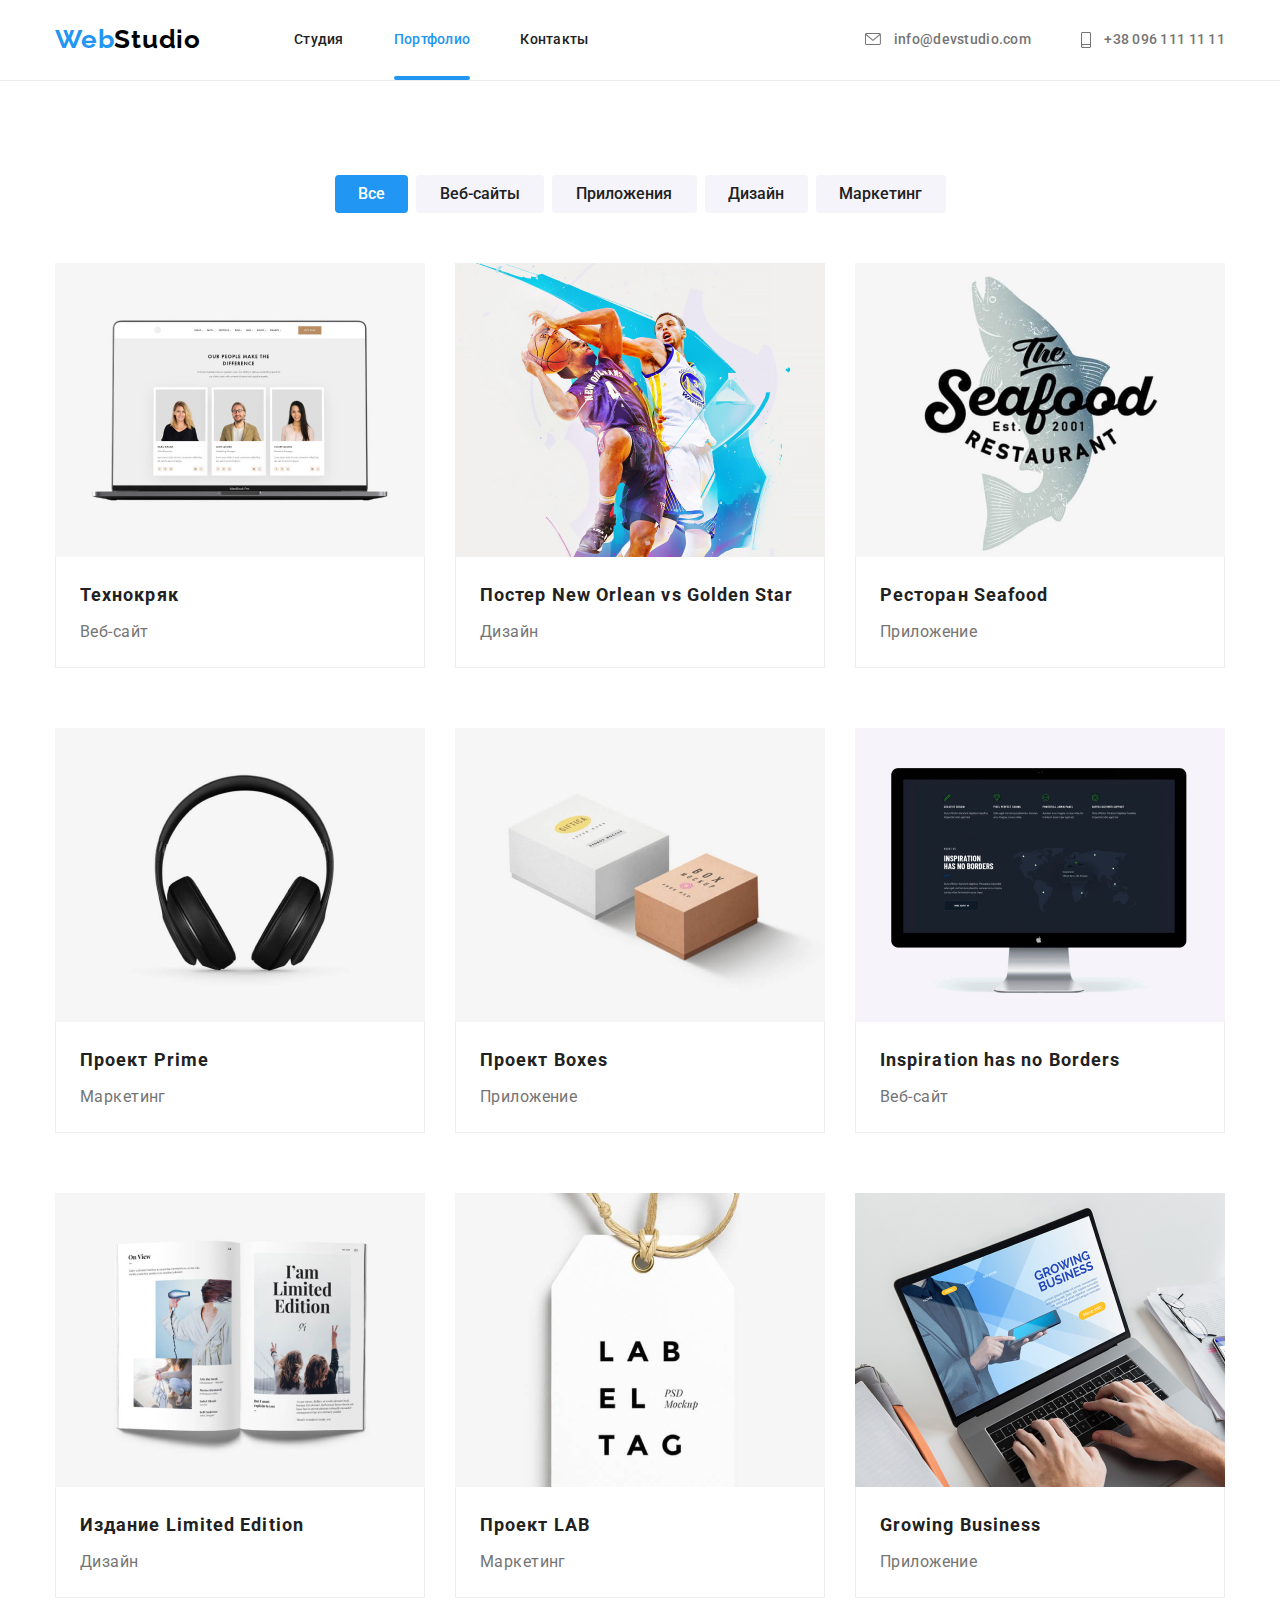
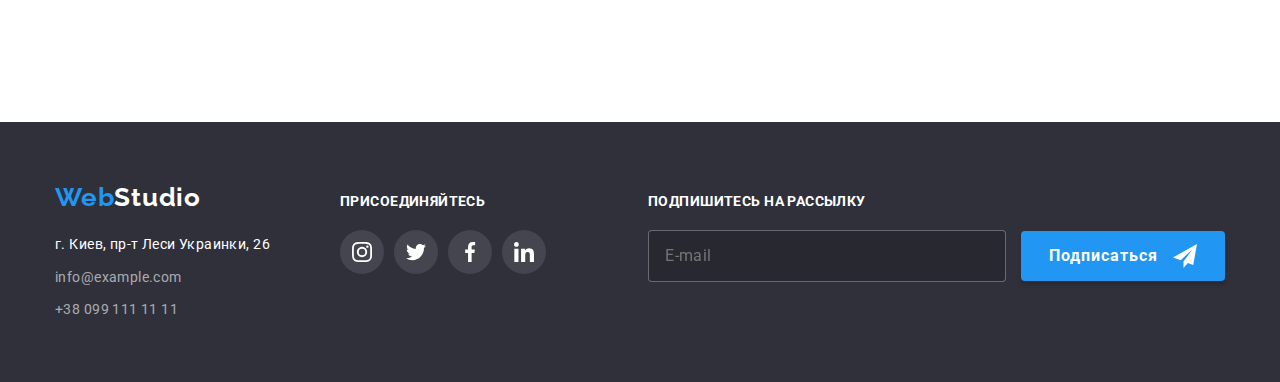
<file: portfolio.html>
<!DOCTYPE html>
<html lang="ru">
  <head>
    <meta charset="UTF-8" />
    <meta http-equiv="X-UA-Compatible" content="IE=edge" />
    <meta name="viewport" content="width=device-width, initial-scale=1.0" />
    <title>portfolio-document</title>

    <link
      rel="stylesheet"
      href="https://cdnjs.cloudflare.com/ajax/libs/modern-normalize/1.0.0/modern-normalize.min.css"
    />
    <link rel="preconnect" href="https://fonts.googleapis.com" />
    <link rel="preconnect" href="https://fonts.gstatic.com" crossorigin />
    <link
      href="https://fonts.googleapis.com/css2?family=Raleway:wght@700&family=Roboto:wght@400;500;700;900&display=swap"
      rel="stylesheet"
    />
    <link
      rel="stylesheet"
      href="https://cdnjs.cloudflare.com/ajax/libs/modern-normalize/1.0.0/modern-normalize.min.css"
    />

    <link rel="stylesheet" href="./css/main.min.css" />
   

  </head>
  <body>
    <!--header-->

    <header class="header">
      <div class="container header__container">
        <nav class="header__nav">
          <a lang="en" class="logo" href="./index.html"><span class="logo--web">Web</span>Studio</a>

          <ul class="header__list list">
            <li class="header__list-item"><a class="link" href="./index.html">Студия</a></li>
            <li class="header__list-item is--active">
              <a class="link link__current" href="./portfolio.html"> Портфолио</a>
            </li>
            <li class="header__list-item"><a class="link" href="./index.html">Контакты</a></li>
          </ul>
        </nav>
        <ul class="contact__link link">
          <li class="item item icon">
            <a class="link" href="mailto:info@devstudio.com">
              <svg class="icon__mail" width="16" height="12">
                <use href="./images/icons.svg#icon-mail"></use>
              </svg>
              info@devstudio.com
            </a>
          </li>
          <li class="item item icon">
            <a class="link" href="tel:+380961111111">
              <svg class="icon__tel" width="10" height="16">
                <use href="./images/icons.svg#icon-smartphone"></use>
              </svg>
              +38 096 111 11 11
            </a>
          </li>
        </ul>
      </div>
    </header>

    <!--main-->

    <main>
      <section class="section project">
        <h1 class="visually-hidden">Портфолио</h1>

        <div class="container">
          <!--buttons-->

          <ul class="buttons list">
            <li class="item">
              <button class="portfolio__button button active" type="button">Все</button>
            </li>

            <li class="item">
              <button class="portfolio__button button web" type="button">Веб-сайты</button>
            </li>
            <li class="item">
              <button class="portfolio__button button app" type="button">Приложения</button>
            </li>

            <li class="item">
              <button class="portfolio__button button design" type="button">Дизайн</button>
            </li>
            <li class="item">
              <button class="portfolio__button button marketing" type="button">Маркетинг</button>
            </li>
          </ul>

          <!--project-->
          <ul class="project__list list set-card">
            <li class="project__card set-item">
              <a class="link project__link project__card project__shadow" href="">
                <div class="project__slider">
                  <img src="./images/img4.jpg" alt="project" width="370" />
                  <p class="project__desc">
                    Ресурс предлагает комплексные предложения с разным уровнем функционала и
                    сервисов. Все это позволит посетителю получить исчерпывающие сведения о компании
                    или частном лице.
                  </p>
                </div>
                <div class="project__box">
                  <h2 class="project__title">Технокряк</h2>
                  <p class="project__text">Веб-сайт</p>
                </div>
              </a>
            </li>
            <li class="project__card set-item">
              <a class="link project__link project__card project__shadow" href="">
                <div class="project__slider">
                  <img src="./images/img5.jpg" alt="project" width="370" />
                  <p class="project__desc">
                    Ресурс предлагает комплексные предложения с разным уровнем функционала и
                    сервисов. Все это позволит посетителю получить исчерпывающие сведения о компании
                    или частном лице.
                  </p>
                </div>
                <div class="project__box">
                  <h2 class="project__title">Постер New Orlean vs Golden Star</h2>
                  <p class="project__text">Дизайн</p>
                </div>
              </a>
            </li>
            <li class="project__card set-item">
              <a class="link project__link project__card project__shadow" href="">
                <div class="project__slider">
                  <img src="./images/img6.jpg" alt="project" width="370" />
                  <p class="project__desc">
                    Ресурс предлагает комплексные предложения с разным уровнем функционала и
                    сервисов. Все это позволит посетителю получить исчерпывающие сведения о компании
                    или частном лице.
                  </p>
                </div>
                <div class="project__box">
                  <h2 class="project__title">Ресторан Seafood</h2>
                  <p class="project__text">Приложение</p>
                </div>
              </a>
            </li>
            <li class="project__card set-item">
              <a class="link project__link project__card project__shadow" href="">
                <div class="project__slider">
                  <img src="./images/img7.jpg" alt="project" width="370" />
                  <p class="project__desc">
                    Ресурс предлагает комплексные предложения с разным уровнем функционала и
                    сервисов. Все это позволит посетителю получить исчерпывающие сведения о компании
                    или частном лице.
                  </p>
                </div>
                <div class="project__box">
                  <h2 class="project__title">Проект Prime</h2>
                  <p class="project__text">Маркетинг</p>
                </div>
              </a>
            </li>
            <li class="project__card set-item">
              <a class="link project__link project__card project__shadow" href="">
                <div class="project__slider">
                  <img src="./images/img8.jpg" alt="project" width="370" />
                  <p class="project__desc">
                    Ресурс предлагает комплексные предложения с разным уровнем функционала и
                    сервисов. Все это позволит посетителю получить исчерпывающие сведения о компании
                    или частном лице.
                  </p>
                </div>
                <div class="project__box">
                  <h2 class="project__title">Проект Boxes</h2>
                  <p class="project__text">Приложение</p>
                </div>
              </a>
            </li>
            <li class="project__card set-item">
              <a class="link project__link project__card project__shadow" href="">
                <div class="project__slider">
                  <img src="./images/img9.jpg" alt="project" width="370" />
                  <p class="project__desc">
                    Ресурс предлагает комплексные предложения с разным уровнем функционала и
                    сервисов. Все это позволит посетителю получить исчерпывающие сведения о компании
                    или частном лице.
                  </p>
                </div>
                <div class="project__box">
                  <h2 class="project__title">Inspiration has no Borders</h2>
                  <p class="project__text">Веб-сайт</p>
                </div>
              </a>
            </li>
            <li class="project__card set-item">
              <a class="link project__link project__card project__shadow" href="">
                <div class="project__slider">
                  <img src="./images/img10.jpg" alt="project" width="370" />
                  <p class="project__desc">
                    Ресурс предлагает комплексные предложения с разным уровнем функционала и
                    сервисов. Все это позволит посетителю получить исчерпывающие сведения о компании
                    или частном лице.
                  </p>
                </div>
                <div class="project__box">
                  <h2 class="project__title">Издание Limited Edition</h2>
                  <p class="project__text">Дизайн</p>
                </div>
              </a>
            </li>
            <li class="project__card set-item">
              <a class="link project__link project__card project__shadow" href="">
                <div class="project__slider">
                  <img src="./images/img11.jpg" alt="project" width="370" />
                  <p class="project__desc">
                    Ресурс предлагает комплексные предложения с разным уровнем функционала и
                    сервисов. Все это позволит посетителю получить исчерпывающие сведения о компании
                    или частном лице.
                  </p>
                </div>
                <div class="project__box">
                  <h2 class="project__title">Проект LAB</h2>
                  <p class="project__text">Маркетинг</p>
                </div>
              </a>
            </li>
            <li class="project__card set-item">
              <a class="link project__link project__card project__shadow" href="">
                <div class="project__slider">
                  <img src="./images/img12.jpg" alt="project" width="370" />
                  <p class="project__desc">
                    Ресурс предлагает комплексные предложения с разным уровнем функционала и
                    сервисов. Все это позволит посетителю получить исчерпывающие сведения о компании
                    или частном лице.
                  </p>
                </div>
                <div class="project__box">
                  <h2 class="project__title">Growing Business</h2>
                  <p class="project__text">Приложение</p>
                </div>
              </a>
            </li>
          </ul>
        </div>
      </section>
    </main>
    <!--Footer-->

    <footer class="footer__content">
      <div class="footer__container">
        <div class="footer__adress">
          <a lang="en" class="footer__logo" href="./index.html"><span class="logo--web">Web</span>Studio</a>
          <address class="footer__address">
            <ul class="footer__link list">
              <li class="item">
                <a
                  class="map__link"
                  href="https://goo.gl/maps/piqngm7oDQpEDh6u6"
                  target="_blank"
                  rel="noopener nofollow noreferrer"
                  >г. Киев, пр-т Леси Украинки, 26</a
                >
              </li>
              <li class="item">
                <a class="footer__link link" href="mailto:info@example.com">info@example.com</a>
              </li>
              <li class="item"><a class="link" href="tel:+380991111111">+38 099 111 11 11</a></li>
            </ul>
          </address>
        </div>

        <div class="social">
          <h3 class="social__title footer__title">присоединяйтесь</h3>
          <ul class="social__list list">
            <li class="social__item">
              <a class="social__link link" href="">
                <svg class="social__icon" width="20px" height="20px">
                  <use href="./images/icons.svg#icon-instagram"></use>
                </svg>
              </a>
            </li>
            <li class="social__item">
              <a class="social__link link" href="">
                <svg class="social__icon" width="20px" height="20px">
                  <use href="./images/icons.svg#icon-twitter"></use>
                </svg>
              </a>
            </li>
            <li class="social__item">
              <a class="social__link link" href="">
                <svg class="social__icon" width="20px" height="20px">
                  <use href="./images/icons.svg#icon-facebook"></use>
                </svg>
              </a>
            </li>
            <li class="social__item">
              <a class="social__link link" href="" aria-label="icon-linkedin">
                <svg class="social__icon" width="20px" height="20px">
                  <use href="./images/icons.svg#icon-linkedin"></use>
                </svg>
              </a>
            </li>
          </ul>
        </div>
        <div class="form__container subscribe__container">
          <p class="form__title social__title">Подпишитесь на рассылку</p>
          <form
            class="footer__subscribe form__subscribe js-speaker-form"
            action="subscribe"
            autocomplete="off"
          >
            <label class="subscribe__label">
              <input
                class="subscribe__input"
                type="email"
                name="email"
                placeholder="E-mail"
                required
              />
            </label>

            <button class="subscribe__button" type="submit">
              Подписаться
              <svg class="subscribe__icon">
                <use
                  href="./images/icons2.svg#icon-icon-telegram"
                  width="24"
                  height="24"
                ></use>
              </svg>
            </button>
          </form>
        </div>
      </div>
    </footer>
  </body>
</html>
</file>
<file: css/main.min.css>
:root{--primary-text-color: #757575;--secondary-text-color: #ffffff;--title-text-color: #212121;--first-bcg-color: #2f303a;--second-bcg-color: #f5f4fa;--link-color: #2196f3;--third-text-color: rgba(255, 255, 255, 0.6);--first-logo-color: #2196f3;--second-logo-color: #000000;--main-border-color: #ececec;--secondary-border-color: #eeeeee;--main-icon-color: #afb1b8;--link-bg-color: #188ce8}.visually-hidden{position:absolute;width:1px;height:1px;margin:-1px;border:0;padding:0;white-space:nowrap;-webkit-clip-path:inset(100%);clip-path:inset(100%);clip:rect(0 0 0 0);overflow:hidden}body{font-family:"Roboto",sans-serif;font-size:14px;letter-spacing:.03em;background-color:var(--secondary-text-color);color:var(--primary-text-color)}h1,h2,h3,h4,h5,h6,p{margin-top:0;margin-bottom:0}img{display:block;max-width:100%;height:auto}.list{list-style:none;padding-left:0;margin:0}.link{text-decoration:none}.container{width:1200px;margin:0 auto;padding:0 15px}.section{padding-top:94px;padding-bottom:94px}.logo{font-family:"Raleway";font-weight:700;font-size:26px;line-height:1.19;letter-spacing:.03em;text-decoration:none;color:var(--second-logo-color);margin-right:93px;padding-top:24px;padding-bottom:25px}.logo--web{color:var(--first-logo-color)}.modal{position:absolute;top:0;left:0;top:50%;left:50%;-webkit-transform:translate(-50%, -50%);transform:translate(-50%, -50%);min-width:528px;min-height:581px;padding:40px;background-color:var(--secondary-text-color);-webkit-box-shadow:0px 1px 3px rgba(0,0,0,.12),0px 1px 1px rgba(0,0,0,.14),0px 2px 1px rgba(0,0,0,.2);box-shadow:0px 1px 3px rgba(0,0,0,.12),0px 1px 1px rgba(0,0,0,.14),0px 2px 1px rgba(0,0,0,.2);border-radius:4px}.modal__button{position:absolute;top:0;right:0;-webkit-transform:translate(-8px, 8px);transform:translate(-8px, 8px);display:-webkit-box;display:-ms-flexbox;display:flex;-webkit-box-align:center;-ms-flex-align:center;align-items:center;-webkit-box-pack:center;-ms-flex-pack:center;justify-content:center;width:30px;height:30px;padding:0;border:1px solid rgba(0,0,0,.1);border-radius:50%;background-color:#fff;fill:#000;cursor:pointer;-webkit-box-shadow:0px 1px 3px rgba(0,0,0,.12),0px 1px 1px rgba(0,0,0,.14),0px 2px 1px rgba(0,0,0,.2);box-shadow:0px 1px 3px rgba(0,0,0,.12),0px 1px 1px rgba(0,0,0,.14),0px 2px 1px rgba(0,0,0,.2)}.modal__button:hover,.modal__button:focus{fill:var(--link-color)}.modal__form{display:block;width:448px;margin-top:12px}.modal__title{font-weight:700;font-size:20px;line-height:1.15;letter-spacing:.03em;color:var(--title-text-color)}.signup__label{position:relative;margin-bottom:10px;display:block;text-align:start;font-weight:400;font-size:12px;line-height:1.16;letter-spacing:.01em}.signup__input{width:100%;padding:12px 42px;margin-top:4px;border:1px solid rgba(33,33,33,.2);border-radius:4px;-webkit-transition:border-color 250ms cubic-bezier(0.4, 0, 0.2, 1);transition:border-color 250ms cubic-bezier(0.4, 0, 0.2, 1);display:block}.signup__label:focus-within .signup__input,.signup__label:hover .signup__input{border-color:var(--link-color);outline:none}.signup__label:hover .signup__icon,.signup__label:focus-within .signup__icon{fill:var(--link-color)}.signup__icon{position:absolute;top:50%;left:12px;width:18px;height:18px;color:currentColor;-webkit-transition:fill 250ms cubic-bezier(0.4, 0, 0.2, 1);transition:fill 250ms cubic-bezier(0.4, 0, 0.2, 1)}.signup__comment{margin-bottom:20px}.signup__text{padding:12px 16px;resize:none}.signup__text::-webkit-input-placeholder{font-weight:400;font-size:14px;line-height:16px;letter-spacing:.01em;color:rgba(117,117,117,.5)}.signup__text::-moz-placeholder{font-weight:400;font-size:14px;line-height:16px;letter-spacing:.01em;color:rgba(117,117,117,.5)}.signup__text:-ms-input-placeholder{font-weight:400;font-size:14px;line-height:16px;letter-spacing:.01em;color:rgba(117,117,117,.5)}.signup__text::-ms-input-placeholder{font-weight:400;font-size:14px;line-height:16px;letter-spacing:.01em;color:rgba(117,117,117,.5)}.signup__text::placeholder{font-weight:400;font-size:14px;line-height:16px;letter-spacing:.01em;color:rgba(117,117,117,.5)}.policy__label{position:relative;font-weight:400;line-height:1.71}.policy__input{-webkit-appearance:none;-moz-appearance:none;appearance:none}.policy__input:checked+.policy__icon{background-image:url(../images/icon-check-1.svg);background-color:var(--link-color);border-color:var(--link-color);background-size:contain;cursor:pointer;-webkit-transition:background-image 250ms cubic-bezier(0.4, 0, 0.2, 1);transition:background-image 250ms cubic-bezier(0.4, 0, 0.2, 1)}.policy__icon{position:absolute;display:inline-block;cursor:pointer;top:0;left:-20px;width:16px;height:15px;margin-right:7px;border:2px solid #212121;border-radius:4px;-webkit-transition:background-image 250ms cubic-bezier(0.4, 0, 0.2, 1);transition:background-image 250ms cubic-bezier(0.4, 0, 0.2, 1)}.policy__link{cursor:pointer;font-weight:400;line-height:1.71;text-decoration:underline;color:var(--first-logo-color)}.form__button{cursor:pointer;font-weight:700;font-size:16px;line-height:1.88;letter-spacing:.06em;margin-top:30px;padding:10px 55px;color:var(--secondary-text-color);background:var(--link-color);-webkit-box-shadow:0px 4px 4px rgba(0,0,0,.15);box-shadow:0px 4px 4px rgba(0,0,0,.15);border-radius:4px;border:none;-webkit-transition:background-color 250ms cubic-bezier(0.4, 0, 0.2, 1);transition:background-color 250ms cubic-bezier(0.4, 0, 0.2, 1)}.form__button:hover,.form__button:focus{background-color:var(--link-bg-color)}textarea{height:120px}.backdrop{position:fixed;top:0;left:0;width:100%;height:100%;background-color:rgba(0,0,0,.2);-webkit-transition:opacity 250ms cubic-bezier(0.4, 0, 0.2, 1),visibility 250ms cubic-bezier(0.4, 0, 0.2, 1);transition:opacity 250ms cubic-bezier(0.4, 0, 0.2, 1),visibility 250ms cubic-bezier(0.4, 0, 0.2, 1)}.backdrop.is-hidden{opacity:0;pointer-events:none;visibility:hidden}.buttons{list-style:none;display:-webkit-box;display:-ms-flexbox;display:flex;-webkit-box-pack:center;-ms-flex-pack:center;justify-content:center;margin-bottom:50px}.buttons>.item:nth-child(n+2){margin-left:8px}.buttons .portfolio__button{cursor:pointer;text-decoration:none;font-family:inherit;font-style:normal;font-weight:500;font-size:16px;line-height:1.62;border-radius:4px;border:rgba(0,0,0,0);text-align:center;background-color:var(--second-bcg-color);color:var(--title-text-color);-webkit-transition:color 250ms cubic-bezier(0.4, 0, 0.2, 1),background-color 250ms cubic-bezier(0.4, 0, 0.2, 1),-webkit-box-shadow 250ms cubic-bezier(0.4, 0, 0.2, 1);transition:color 250ms cubic-bezier(0.4, 0, 0.2, 1),background-color 250ms cubic-bezier(0.4, 0, 0.2, 1),-webkit-box-shadow 250ms cubic-bezier(0.4, 0, 0.2, 1);transition:color 250ms cubic-bezier(0.4, 0, 0.2, 1),background-color 250ms cubic-bezier(0.4, 0, 0.2, 1),box-shadow 250ms cubic-bezier(0.4, 0, 0.2, 1);transition:color 250ms cubic-bezier(0.4, 0, 0.2, 1),background-color 250ms cubic-bezier(0.4, 0, 0.2, 1),box-shadow 250ms cubic-bezier(0.4, 0, 0.2, 1),-webkit-box-shadow 250ms cubic-bezier(0.4, 0, 0.2, 1)}.portfolio__button:hover,.portfolio__button:focus{background-color:var(--link-color);color:var(--secondary-text-color);-webkit-transition:color 250ms cubic-bezier(0.4, 0, 0.2, 1),background-color 250ms cubic-bezier(0.4, 0, 0.2, 1),-webkit-box-shadow 250ms cubic-bezier(0.4, 0, 0.2, 1);transition:color 250ms cubic-bezier(0.4, 0, 0.2, 1),background-color 250ms cubic-bezier(0.4, 0, 0.2, 1),-webkit-box-shadow 250ms cubic-bezier(0.4, 0, 0.2, 1);transition:color 250ms cubic-bezier(0.4, 0, 0.2, 1),background-color 250ms cubic-bezier(0.4, 0, 0.2, 1),box-shadow 250ms cubic-bezier(0.4, 0, 0.2, 1);transition:color 250ms cubic-bezier(0.4, 0, 0.2, 1),background-color 250ms cubic-bezier(0.4, 0, 0.2, 1),box-shadow 250ms cubic-bezier(0.4, 0, 0.2, 1),-webkit-box-shadow 250ms cubic-bezier(0.4, 0, 0.2, 1)}.buttons .portfolio__button.active{background-color:var(--link-color);color:var(--secondary-text-color)}.button.active{width:73px;height:38px;left:495px;top:174px}.button.web{width:128px;height:38px;left:576px;top:174px}.button.app{width:145px;height:38px;left:712px;top:174px}.button.design{width:103px;height:38px;left:865px;top:174px}.button.marketing{width:130px;height:38px;left:976px;top:174px}.header{border-bottom:1px solid var(--main-border-color)}.header__nav{display:-webkit-box;display:-ms-flexbox;display:flex;margin-right:auto}.header__container{display:-webkit-box;display:-ms-flexbox;display:flex;-webkit-box-align:center;-ms-flex-align:center;align-items:center}.header__list{-webkit-box-align:center;-ms-flex-align:center;align-items:center;display:-webkit-box;display:-ms-flexbox;display:flex;list-style:none}.header .logo{font-family:"Raleway";font-weight:700;font-size:26px;line-height:1.19;letter-spacing:.03em;text-decoration:none;color:var(--second-logo-color);margin-right:93px;padding-top:24px;padding-bottom:25px}.header .link:hover,.header .link:focus{color:var(--link-color)}.header__list .link{display:block;text-decoration:none;font-weight:500;line-height:1.14;letter-spacing:.02em;color:var(--title-text-color);margin-right:auto;padding-top:32px;padding-bottom:32px;-webkit-transition:color 250ms cubic-bezier(0.4, 0, 0.2, 1);transition:color 250ms cubic-bezier(0.4, 0, 0.2, 1)}.header__list .link__current{color:var(--link-color)}.header__list>.header__list-item.header__list-item:nth-child(-n+2){margin-right:50px}.header__list-item.is--active{position:relative}.contact__link{display:-webkit-box;display:-ms-flexbox;display:flex;padding-left:0px;margin:0px;-webkit-box-align:center;-ms-flex-align:center;align-items:center;list-style:none}.contact__link>.item.item:nth-child(1){margin-right:50px}.contact__link .link{display:block;text-decoration:none;font-weight:500;line-height:1.14;letter-spacing:.02em;color:var(--primary-text-color);-webkit-transition:-webkit-transform 250ms cubic-bezier(0.4, 0, 0.2, 1);transition:-webkit-transform 250ms cubic-bezier(0.4, 0, 0.2, 1);transition:transform 250ms cubic-bezier(0.4, 0, 0.2, 1);transition:transform 250ms cubic-bezier(0.4, 0, 0.2, 1), -webkit-transform 250ms cubic-bezier(0.4, 0, 0.2, 1)}.icon__mail{vertical-align:-1px;width:16px;height:12px;margin-right:10px;fill:currentColor}.icon__tel{vertical-align:bottom;width:10px;height:16px;margin-right:10px;fill:currentColor}.link__current::after{position:absolute;content:"";bottom:0px;left:0;border-radius:2px;width:100%;height:4px;background-color:var(--link-color)}.project__list{list-style:none;display:-webkit-box;display:-ms-flexbox;display:flex;-ms-flex-wrap:wrap;flex-wrap:wrap}.project__card{width:370px}.project__card:nth-child(-n+6){margin-bottom:30px}.project__card:nth-child(3n+2){margin-left:30px;margin-right:30px}.project__title{margin-bottom:4px;margin-right:auto;font-size:18px;line-height:2;letter-spacing:.06em;color:var(--title-text-color)}.project__box{padding:20px 24px;border:1px solid var(--secondary-border-color);border-top:none}.project__text{margin-right:auto;font-size:16px;line-height:1.87;color:var(--primary-text-color)}.project__shadow{display:block;cursor:pointer}.project__shadow:hover,.project__shadow:focus{-webkit-box-shadow:0px 1px 1px rgba(0,0,0,.12),0px 4px 4px rgba(0,0,0,.06),1px 4px 6px rgba(0,0,0,.16);box-shadow:0px 1px 1px rgba(0,0,0,.12),0px 4px 4px rgba(0,0,0,.06),1px 4px 6px rgba(0,0,0,.16)}.project__slider{position:relative;overflow:hidden;-webkit-transition:-webkit-transform 250ms cubic-bezier(0.4, 0, 0.2, 1);transition:-webkit-transform 250ms cubic-bezier(0.4, 0, 0.2, 1);transition:transform 250ms cubic-bezier(0.4, 0, 0.2, 1);transition:transform 250ms cubic-bezier(0.4, 0, 0.2, 1), -webkit-transform 250ms cubic-bezier(0.4, 0, 0.2, 1)}.project__desc{position:absolute;width:100%;height:100%;top:0;-webkit-transform:translateY(100%);transform:translateY(100%);padding:63px 24px;text-align:center;font-weight:400;font-size:18px;line-height:1.55;letter-spacing:.03em;color:var(--secondary-text-color);background-color:rgba(33,150,243,.9);-webkit-transition:-webkit-transform 250ms cubic-bezier(0.4, 0, 0.2, 1);transition:-webkit-transform 250ms cubic-bezier(0.4, 0, 0.2, 1);transition:transform 250ms cubic-bezier(0.4, 0, 0.2, 1);transition:transform 250ms cubic-bezier(0.4, 0, 0.2, 1), -webkit-transform 250ms cubic-bezier(0.4, 0, 0.2, 1)}.project__card:hover .project__desc,.project__card:focus .project__desc{-webkit-transform:translateY(0);transform:translateY(0)}.section.hero{background-color:#2f303a;text-align:center;padding:200px 0;max-width:1600px;margin-left:auto;margin-right:auto;background-image:-webkit-gradient(linear, left top, left bottom, from(rgba(47, 48, 58, 0.4)), to(rgba(47, 48, 58, 0.4))),url(https://github.com/MicRedd1985/goit-markup-hw-04/blob/main/images/Img.jpg?raw=true);background-image:linear-gradient(rgba(47, 48, 58, 0.4), rgba(47, 48, 58, 0.4)),url(https://github.com/MicRedd1985/goit-markup-hw-04/blob/main/images/Img.jpg?raw=true);background-repeat:no-repeat;background-position:center;background-size:cover}.hero .hero__title{margin-bottom:30px;font-weight:900;font-size:44px;line-height:1.36;text-align:center;letter-spacing:.06em;text-transform:uppercase;color:var(--secondary-text-color)}.hero .hero__button{cursor:pointer;font-weight:700;font-size:16px;line-height:1.87;padding:10px 32px;-webkit-box-align:center;-ms-flex-align:center;align-items:center;text-align:bcenter;letter-spacing:.06em;color:var(--secondary-text-color);background-color:var(--link-color);border-radius:4px;border:none;-webkit-transition:color 250ms cubic-bezier(0.4, 0, 0.2, 1),background-color 250ms cubic-bezier(0.4, 0, 0.2, 1);transition:color 250ms cubic-bezier(0.4, 0, 0.2, 1),background-color 250ms cubic-bezier(0.4, 0, 0.2, 1)}.hero__button:hover,.hero__button:focus{background-color:#188ce8;-webkit-box-shadow:0px 4px 4px rgba(0,0,0,.15);box-shadow:0px 4px 4px rgba(0,0,0,.15)}.skill__list{list-style:none;display:-webkit-box;display:-ms-flexbox;display:flex}.skill__box::before{content:"";display:inline-block;width:270px;height:120px;margin-bottom:30px;border-radius:4px;background-color:var(--second-bcg-color);background-repeat:no-repeat;background-position:center}.skill__box:nth-child(1)::before{background-image:url(../images/antenna.svg)}.skill__box:nth-child(2)::before{background-image:url(../images/clock.svg)}.skill__box:nth-child(3)::before{background-image:url(../images/diagram.svg)}.skill__box:nth-child(4)::before{background-image:url(../images/astronaut.svg)}.skill__box:not(:last-child){margin-right:30px}.skill__list .skill__title{margin-bottom:10px;font-size:14px;line-height:1.14;text-transform:uppercase;color:var(--title-text-color)}.skill__list .skill__text{line-height:1.71}.work__title{font-weight:700;font-size:36px;line-height:1.16;text-align:center;margin-bottom:50px;letter-spacing:.03em;color:var(--title-text-color)}.work__list{position:relative;list-style:none;display:-webkit-box;display:-ms-flexbox;display:flex}.work__text{position:absolute;display:-webkit-box;display:-ms-flexbox;display:flex;-webkit-box-pack:center;-ms-flex-pack:center;justify-content:center;-webkit-box-align:center;-ms-flex-align:center;align-items:center;left:0;bottom:0;width:100%;min-height:70px;font-weight:700;line-height:1.14px;text-transform:uppercase;color:var(--secondary-text-color);background:rgba(47,48,58,.8)}.section.work{padding-top:0}.work__image:nth-child(2){margin-right:30px;margin-left:30px}.work__serv{position:relative}.team{background-color:var(--second-bcg-color)}.team .team__list{list-style:none;display:-webkit-box;display:-ms-flexbox;display:flex}.team__worker{border-radius:0px 0px 4px 4px;-webkit-box-shadow:0px 1px 3px rgba(0,0,0,.12),0px 1px 1px rgba(0,0,0,.14),0px 2px 1px rgba(0,0,0,.2);box-shadow:0px 1px 3px rgba(0,0,0,.12),0px 1px 1px rgba(0,0,0,.14),0px 2px 1px rgba(0,0,0,.2);background-color:var(--secondary-text-color)}.team__worker:nth-child(-n+3){margin-right:30px}.team__context{padding-top:30px;padding-bottom:30px}.team .team__title{margin-bottom:50px;font-weight:700;font-size:36px;line-height:1.16;text-align:center;letter-spacing:.03em;color:var(--title-text-color)}.team .team__name{font-weight:500;font-size:16px;line-height:1.18;text-align:center;color:var(--title-text-color);margin-top:0;margin-bottom:10px}.team .team__job{font-size:16px;line-height:1.18;text-align:center}.team__icons{display:-webkit-box;display:-ms-flexbox;display:flex;height:44px;margin-top:20px;padding:0;-webkit-box-pack:center;-ms-flex-pack:center;justify-content:center}.social-link__icon{display:-webkit-box;display:-ms-flexbox;display:flex;-webkit-box-pack:center;-ms-flex-pack:center;justify-content:center;-webkit-box-align:center;-ms-flex-align:center;align-items:center;width:44px;height:44px;border-radius:50%;color:var(--main-icon-color);-webkit-transition:color 250ms cubic-bezier(0.4, 0, 0.2, 1),background-color 250ms cubic-bezier(0.4, 0, 0.2, 1);transition:color 250ms cubic-bezier(0.4, 0, 0.2, 1),background-color 250ms cubic-bezier(0.4, 0, 0.2, 1)}.social-link__icon:hover,.social-link__icon:focus{background-color:#2196f3;color:#fff}.social__icon{fill:currentColor}.icon__social:not(:last-child){margin-right:10px}.clients-icon__list{display:-webkit-box;display:-ms-flexbox;display:flex;font-size:36px;line-height:1.16;margin-top:50px;margin-bottom:94px;padding:0;text-align:center}.clients-icon__item:not(:last-child){margin-right:30px}.clients__icon{fill:currentColor}.clients-icon__link{display:-webkit-box;display:-ms-flexbox;display:flex;-webkit-box-sizing:border-box;box-sizing:border-box;-webkit-box-pack:center;-ms-flex-pack:center;justify-content:center;-webkit-box-align:center;-ms-flex-align:center;align-items:center;width:170px;height:92px;border:1px solid #afb1b8;border-radius:4px;color:#afb1b8;-webkit-transition:color 250ms cubic-bezier(0.4, 0, 0.2, 1),background-color 250ms cubic-bezier(0.4, 0, 0.2, 1);transition:color 250ms cubic-bezier(0.4, 0, 0.2, 1),background-color 250ms cubic-bezier(0.4, 0, 0.2, 1)}.clients-icon__link:hover,.clients-icon__link:focus{color:var(--link-color);background-color:var(--secondary-text-color);border-color:var(--link-color)}.footer__link{list-style:none}.footer__link .link:hover,.footer__link .link:focus{color:var(--link-color)}.footer__content{padding-top:60px;padding-bottom:60px;background-color:var(--first-bcg-color);display:-webkit-box;display:-ms-flexbox;display:flex}.footer__container{width:1200px;margin:0 auto;padding:0 15px;display:-webkit-box;display:-ms-flexbox;display:flex;-webkit-box-align:baseline;-ms-flex-align:baseline;align-items:baseline}.footer__address{font-style:normal}.footer__link .link{text-decoration:none;display:-webkit-box;display:-ms-flexbox;display:flex;line-height:1.71;color:rgba(255,255,255,.6)}.footer__link>.item:nth-child(-n+2){margin-bottom:9px}.map__link{text-decoration:none;font-weight:400;font-size:14px;line-height:1.71;letter-spacing:.03em;color:var(--secondary-text-color)}.footer__content{background-color:var(--first-bcg-color)}.footer__content .footer__logo{font-family:"Raleway";font-weight:700;font-size:26px;line-height:1.19;letter-spacing:.03em;color:var(--secondary-text-color);text-decoration:none;display:-webkit-inline-box;display:-ms-inline-flexbox;display:inline-flex;margin-bottom:20px}.btm-port .active{background-color:var(--link-color);color:var(--secondary-text-color)}.social{margin-left:70px}.social__list{display:-webkit-box;display:-ms-flexbox;display:flex}.social__title{font-weight:700;font-size:14px;line-height:1.14;color:var(--secondary-text-color);margin-bottom:20px;text-transform:uppercase}.social__link{display:-webkit-box;display:-ms-flexbox;display:flex;-webkit-box-pack:center;-ms-flex-pack:center;justify-content:center;-webkit-box-align:center;-ms-flex-align:center;align-items:center;width:44px;height:44px;border-radius:50%;color:var(--secondary-text-color);background-color:rgba(255,255,255,.1);-webkit-transition:color 250ms cubic-bezier(0.4, 0, 0.2, 1),background-color 250ms cubic-bezier(0.4, 0, 0.2, 1);transition:color 250ms cubic-bezier(0.4, 0, 0.2, 1),background-color 250ms cubic-bezier(0.4, 0, 0.2, 1)}.social__item:not(:last-child){margin-right:10px}.social__icon{fill:currentcolor}.social__link:hover,.social__link:focus{background-color:#2196f3;color:var(--secondary-text-color)}.form__container{display:-webkit-box;display:-ms-flexbox;display:flex;-webkit-box-orient:vertical;-webkit-box-direction:normal;-ms-flex-direction:column;flex-direction:column;margin-left:auto}.subscribe__input{width:358px;padding:15px 16px;font-weight:400;font-size:16px;line-height:1.25;letter-spacing:.03em;border:1px solid rgba(255,255,255,.3);background-color:rgba(0,0,0,.15);-webkit-backdrop-filter:drop-shadow(0px 4px 4px rgba(0, 0, 0, 0.15));backdrop-filter:drop-shadow(0px 4px 4px rgba(0, 0, 0, 0.15));border-radius:4px;color:var(--secondary-text-color)}.subscribe__label:focus-within .subscribe__input{outline:none}.subscribe__button{cursor:pointer;margin-left:12px;padding:10px 28px;font-weight:700;font-size:16px;line-height:1.88;letter-spacing:.06em;color:var(--secondary-text-color);background:#2196f3;-webkit-box-shadow:0px 4px 4px rgba(0,0,0,.15);box-shadow:0px 4px 4px rgba(0,0,0,.15);border-radius:4px;border:none}.subscribe__icon{vertical-align:middle;margin-left:10px;width:24px;height:24px}/*# sourceMappingURL=main.min.css.map */
</file>
